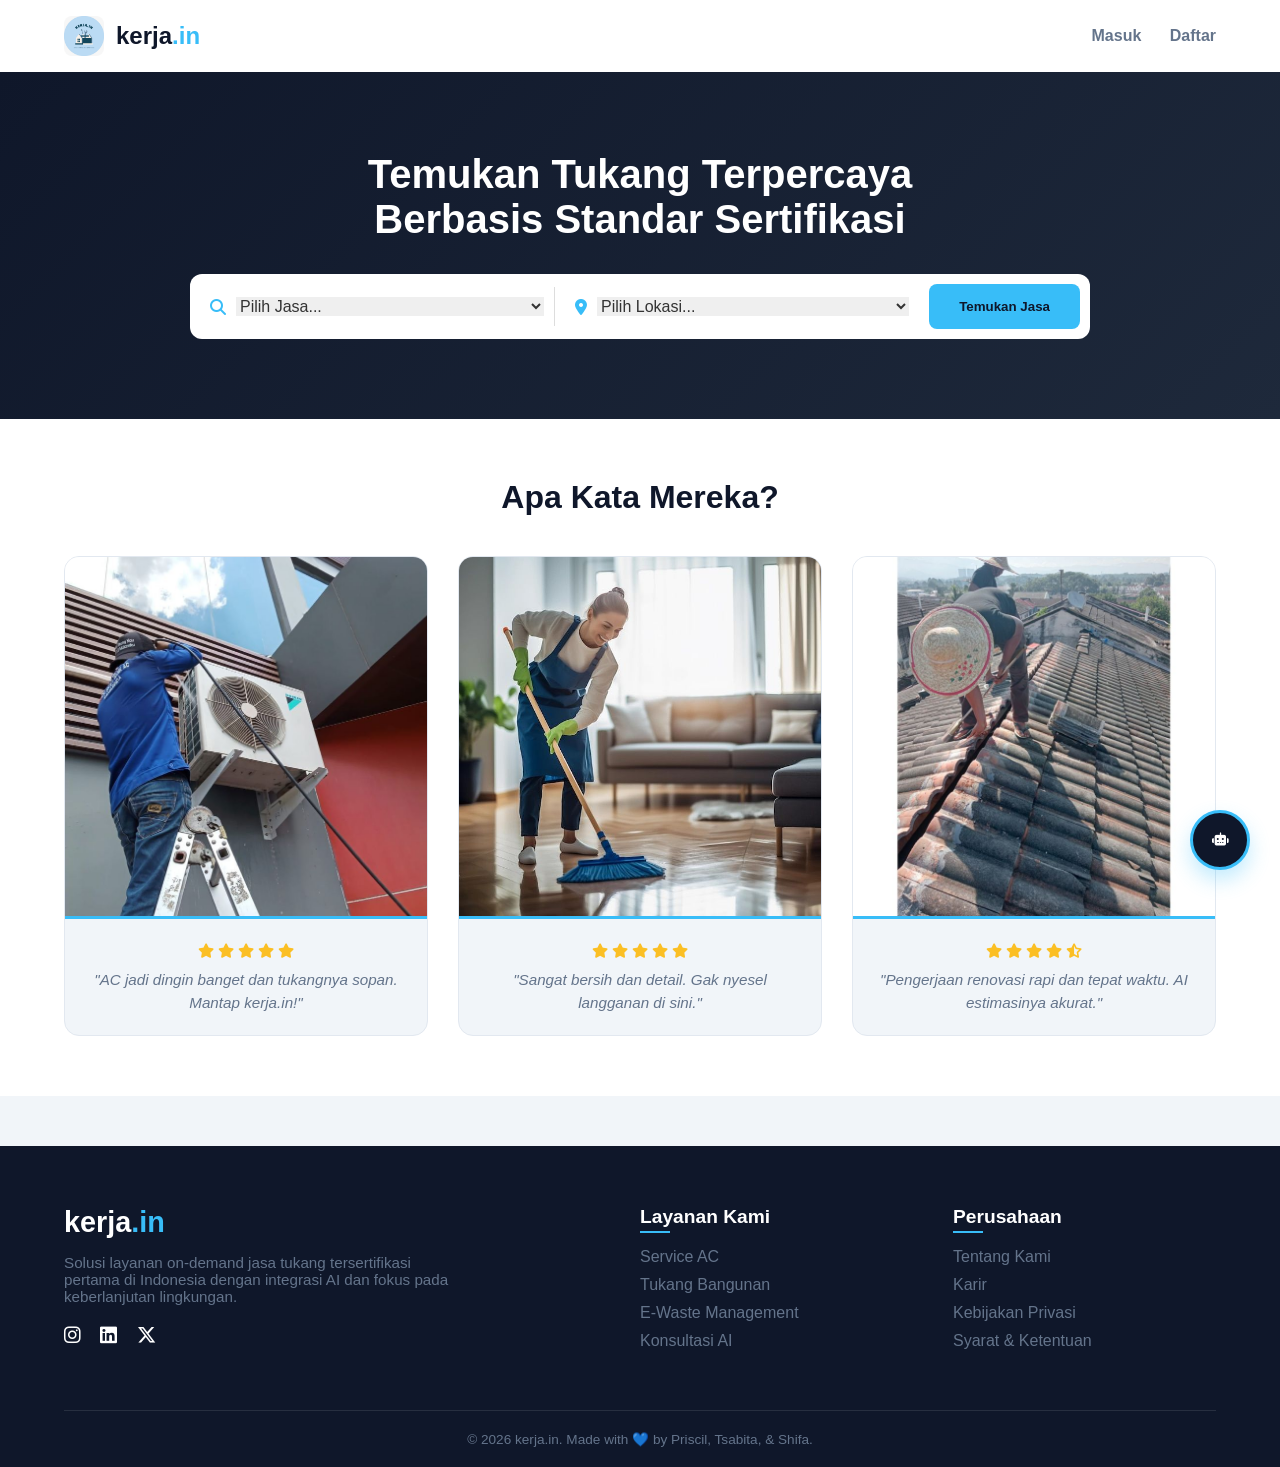
<file: index.html>
<!DOCTYPE html>
<html lang="id">
<head>
    <meta charset="UTF-8">
    <meta name="viewport" content="width=device-width, initial-scale=1.0">
    <title>kerja.in | Jasa Tukang</title>
    <link rel="stylesheet" href="style.css">
    <link rel="stylesheet" href="https://cdnjs.cloudflare.com/ajax/libs/font-awesome/6.4.0/css/all.min.css">
</head>
<body>

    <nav class="nav-kerjain">
    <a href="index.html" class="logo-container">
        <img src="logo.jpeg" alt="Logo Kerja.in" class="img-logo">
        <div class="logo">kerja<span>.in</span></div>
    </a>
    
    <div class="nav-links">
        <a href="masuk.html">Masuk</a>
        <a href="daftar.html">Daftar</a>
    </div>
</nav>

    <section class="hero">
        <h1>Temukan Tukang Terpercaya <br> Berbasis Standar Sertifikasi</h1>
        
        <div class="search-box">
            <div class="input-group">
                <i class="fa-solid fa-magnifying-glass"></i>
                <select id="kategori-jasa">
                    <option disabled selected>Pilih Jasa...</option>
                    <option value="elektronik">Jasa Service Elektronik</option>
                    <option value="perbaikan">Jasa Perbaikan Rumah</option>
                    <option value="kebersihan">Jasa Kebersihan</option>
                </select>
            </div>

            <div class="input-group">
                <i class="fa-solid fa-location-dot"></i>
                <select id="pilihan-lokasi">
                    <option disabled selected>Pilih Lokasi...</option>
                    <option value="jakarta">Jakarta</option>
                    <option value="bandung">Bandung</option>
                    <option value="surabaya">Surabaya</option>
                </select>
            </div>

            <button class="btn-primary" onclick="cariJasa()">Temukan Jasa</button>

<script>
function cariJasa() {
    const kategori = document.getElementById('kategori-jasa').value;
    const lokasi = document.getElementById('pilihan-lokasi').value;
    
    if(kategori === "Pilih Jasa..." || lokasi === "Pilih Lokasi...") {
        alert("Silakan pilih kategori dan lokasi terlebih dahulu!");
        return;
    }

    // Mengirim data via URL (Query String)
    window.location.href = `hasil.html?kategori=${kategori}&lokasi=${lokasi}`;
}
</script>
        </div>
    </section>
    
<section class="review-section">
    <div class="review-container">
        <h2 class="section-title">Apa Kata Mereka?</h2>
        <div class="review-grid">
            
            <a href="#" class="review-card">
                <img src="AC.jpg" alt="Review AC" class="review-img">
                <div class="review-content">
                    <div class="stars">
                        <i class="fas fa-star"></i>
                        <i class="fas fa-star"></i>
                        <i class="fas fa-star"></i>
                        <i class="fas fa-star"></i>
                        <i class="fas fa-star"></i>
                    </div>
                    <p class="comment">"AC jadi dingin banget dan tukangnya sopan. Mantap kerja.in!"</p>
                </div>
            </a>

            <a href="#" class="review-card">
                <img src="bersih.jpg" alt="Review Kebersihan" class="review-img">
                <div class="review-content">
                    <div class="stars">
                        <i class="fas fa-star"></i>
                        <i class="fas fa-star"></i>
                        <i class="fas fa-star"></i>
                        <i class="fas fa-star"></i>
                        <i class="fas fa-star"></i>
                    </div>
                    <p class="comment">"Sangat bersih dan detail. Gak nyesel langganan di sini."</p>
                </div>
            </a>

            <a href="#" class="review-card">
                <img src="rumah.jpg" alt="Review Perbaikan Rumah" class="review-img">
                <div class="review-content">
                    <div class="stars">
                        <i class="fas fa-star"></i>
                        <i class="fas fa-star"></i>
                        <i class="fas fa-star"></i>
                        <i class="fas fa-star"></i>
                        <i class="fas fa-star-half-alt"></i>
                    </div>
                    <p class="comment">"Pengerjaan renovasi rapi dan tepat waktu. AI estimasinya akurat."</p>
                </div>
            </a>

        </div>
    </div>
</section>
    <div class="ai-chatbot">
        <button class="ai-btn">
            <i class="fa-solid fa-robot"></i>
        </button>
    </div>
<footer class="footer">
        <div class="footer-container">
            <div class="footer-col">
                <a href="#" class="logo-footer">kerja<span>.in</span></a>
                <p class="footer-desc">
                    Solusi layanan on-demand jasa tukang tersertifikasi pertama di Indonesia dengan integrasi AI dan fokus pada keberlanjutan lingkungan.
                </p>
                <div class="social-links">
                    <a href="#"><i class="fa-brands fa-instagram"></i></a>
                    <a href="#"><i class="fa-brands fa-linkedin"></i></a>
                    <a href="#"><i class="fa-brands fa-x-twitter"></i></a>
                </div>
            </div>

            <div class="footer-col">
                <h4>Layanan Kami</h4>
                <ul>
                    <li><a href="#">Service AC</a></li>
                    <li><a href="#">Tukang Bangunan</a></li>
                    <li><a href="#">E-Waste Management</a></li>
                    <li><a href="#">Konsultasi AI</a></li>
                </ul>
            </div>

            <div class="footer-col">
                <h4>Perusahaan</h4>
                <ul>
                    <li><a href="#">Tentang Kami</a></li>
                    <li><a href="#">Karir</a></li>
                    <li><a href="#">Kebijakan Privasi</a></li>
                    <li><a href="#">Syarat & Ketentuan</a></li>
                </ul>
            </div>
        </div>

        <div class="footer-bottom">
            <p>&copy; 2026 kerja.in. Made with 💙 by Priscil, Tsabita, & Shifa.</p>
        </div>
    </footer>
</body>
</html>
</file>
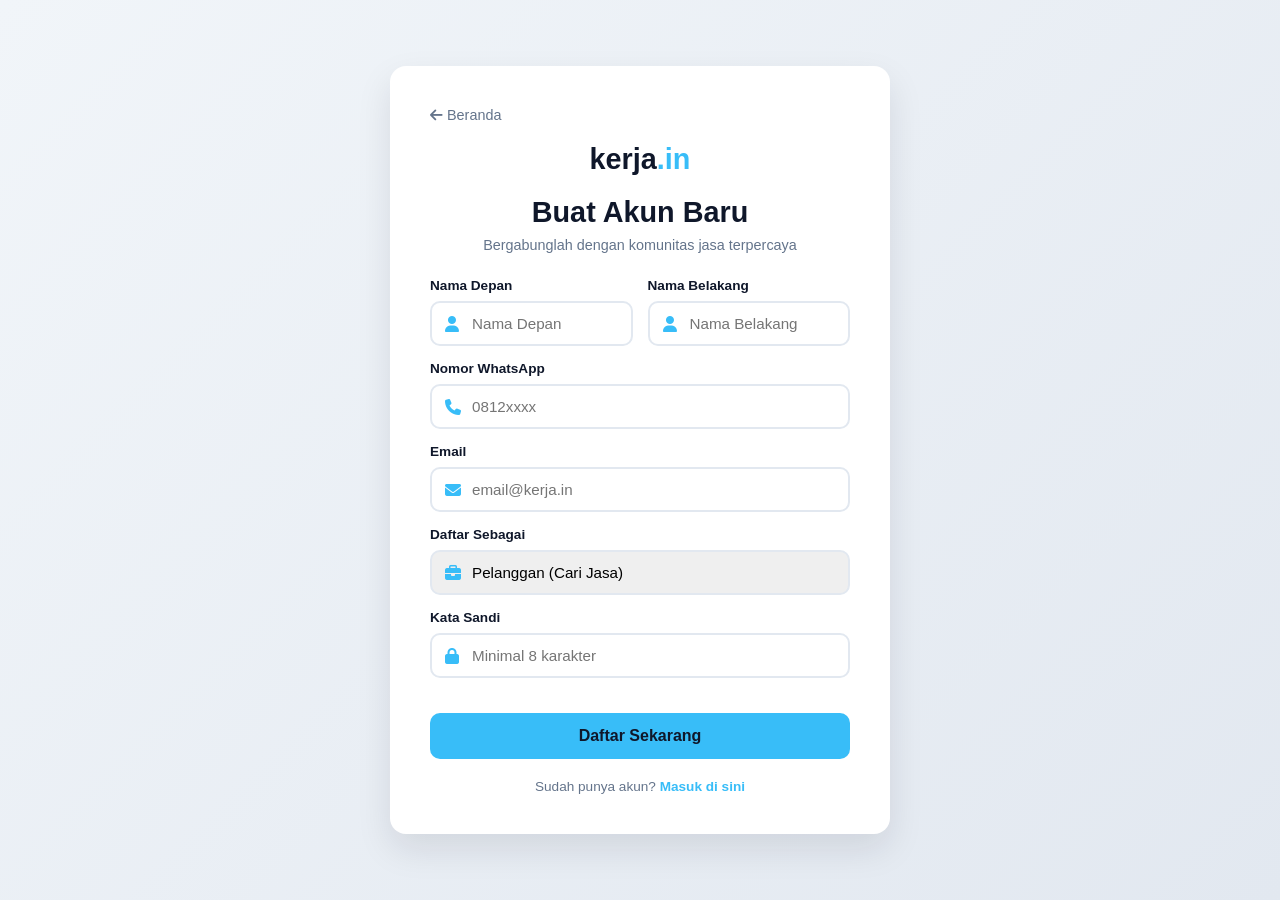
<file: daftar.html>
<!DOCTYPE html>
<html lang="id">
<head>
    <meta charset="UTF-8">
    <meta name="viewport" content="width=device-width, initial-scale=1.0">
    <title>Daftar Akun | kerja.in</title>
    <link rel="stylesheet" href="style.css">
    <link rel="stylesheet" href="https://cdnjs.cloudflare.com/ajax/libs/font-awesome/6.4.0/css/all.min.css">
    <style>
        .register-container {
            min-height: 100vh;
            display: flex;
            align-items: center;
            justify-content: center;
            padding: 40px 20px;
            background: linear-gradient(135deg, #f1f5f9 0%, #e2e8f0 100%);
        }

        .register-card {
            background: var(--putih);
            width: 100%;
            max-width: 500px; /* Sedikit lebih lebar dari login */
            padding: 40px;
            border-radius: 16px;
            box-shadow: 0 15px 35px rgba(15, 23, 42, 0.1);
        }

        .register-card h2 {
            text-align: center;
            color: var(--biru-donker);
            font-size: 1.8rem;
            margin-bottom: 8px;
        }

        .register-card p {
            text-align: center;
            color: var(--abu-abu-dark);
            margin-bottom: 25px;
            font-size: 0.9rem;
        }

        .form-row {
            display: grid;
            grid-template-columns: 1fr 1fr;
            gap: 15px;
        }

        .form-group {
            margin-bottom: 15px;
        }

        .form-group label {
            display: block;
            margin-bottom: 8px;
            font-weight: 600;
            font-size: 0.85rem;
            color: var(--biru-donker);
        }

        .input-wrapper {
            position: relative;
            display: flex;
            align-items: center;
        }

        .input-wrapper i {
            position: absolute;
            left: 15px;
            color: var(--biru-muda);
        }

        .input-wrapper input, .input-wrapper select {
            width: 100%;
            padding: 12px 12px 12px 40px;
            border: 2px solid #e2e8f0;
            border-radius: 10px;
            outline: none;
            transition: 0.3s;
            font-size: 0.95rem;
        }

        .input-wrapper input:focus {
            border-color: var(--biru-muda);
            box-shadow: 0 0 0 4px rgba(56, 189, 248, 0.1);
        }

        .btn-register {
            width: 100%;
            padding: 14px;
            background-color: var(--biru-muda);
            color: var(--biru-donker);
            border: none;
            border-radius: 10px;
            font-size: 1rem;
            font-weight: 700;
            cursor: pointer;
            transition: 0.3s;
            margin-top: 20px;
        }

        .btn-register:hover {
            background-color: var(--biru-donker);
            color: var(--putih);
            transform: translateY(-2px);
        }

        .register-footer {
            margin-top: 20px;
            text-align: center;
            font-size: 0.85rem;
            color: var(--abu-abu-dark);
        }

        .register-footer a {
            color: var(--biru-muda);
            text-decoration: none;
            font-weight: 600;
        }

        .back-link {
            display: inline-block;
            margin-bottom: 20px;
            color: var(--abu-abu-dark);
            text-decoration: none;
            font-size: 0.9rem;
            transition: 0.3s;
        }

        .back-link:hover { color: var(--biru-donker); }

        /* Responsif untuk layar kecil */
        @media (max-width: 480px) {
            .form-row { grid-template-columns: 1fr; }
        }
    </style>
</head>
<body>

    <div class="register-container">
        <div class="register-card">
            <a href="index.html" class="back-link"><i class="fas fa-arrow-left"></i> Beranda</a>
            
            <div style="text-align: center; margin-bottom: 20px;">
                <span style="font-size: 1.8rem; font-weight: 800; color: var(--biru-donker);">kerja<span style="color: var(--biru-muda);">.in</span></span>
            </div>

            <h2>Buat Akun Baru</h2>
            <p>Bergabunglah dengan komunitas jasa terpercaya</p>

            <form>
                <div class="form-row">
                    <div class="form-group">
                        <label>Nama Depan</label>
                        <div class="input-wrapper">
                            <i class="fas fa-user"></i>
                            <input type="text" placeholder="Nama Depan" required>
                        </div>
                    </div>
                    <div class="form-group">
                        <label>Nama Belakang</label>
                        <div class="input-wrapper">
                            <i class="fas fa-user"></i>
                            <input type="text" placeholder="Nama Belakang" required>
                        </div>
                    </div>
                </div>

                <div class="form-group">
                    <label>Nomor WhatsApp</label>
                    <div class="input-wrapper">
                        <i class="fas fa-phone"></i>
                        <input type="tel" placeholder="0812xxxx" required>
                    </div>
                </div>

                <div class="form-group">
                    <label>Email</label>
                    <div class="input-wrapper">
                        <i class="fas fa-envelope"></i>
                        <input type="email" placeholder="email@kerja.in" required>
                    </div>
                </div>

                <div class="form-group">
                    <label>Daftar Sebagai</label>
                    <div class="input-wrapper">
                        <i class="fas fa-briefcase"></i>
                        <select required style="appearance: none;">
                            <option value="user">Pelanggan (Cari Jasa)</option>
                            <option value="mitra">Mitra Tukang (Buka Jasa)</option>
                        </select>
                    </div>
                </div>

                <div class="form-group">
                    <label>Kata Sandi</label>
                    <div class="input-wrapper">
                        <i class="fas fa-lock"></i>
                        <input type="password" placeholder="Minimal 8 karakter" required>
                    </div>
                </div>

                <button type="submit" class="btn-register">Daftar Sekarang</button>
            </form>

            <div class="register-footer">
                Sudah punya akun? <a href="masuk.html">Masuk di sini</a>
            </div>
        </div>
    </div>

</body>
</html>
</file>
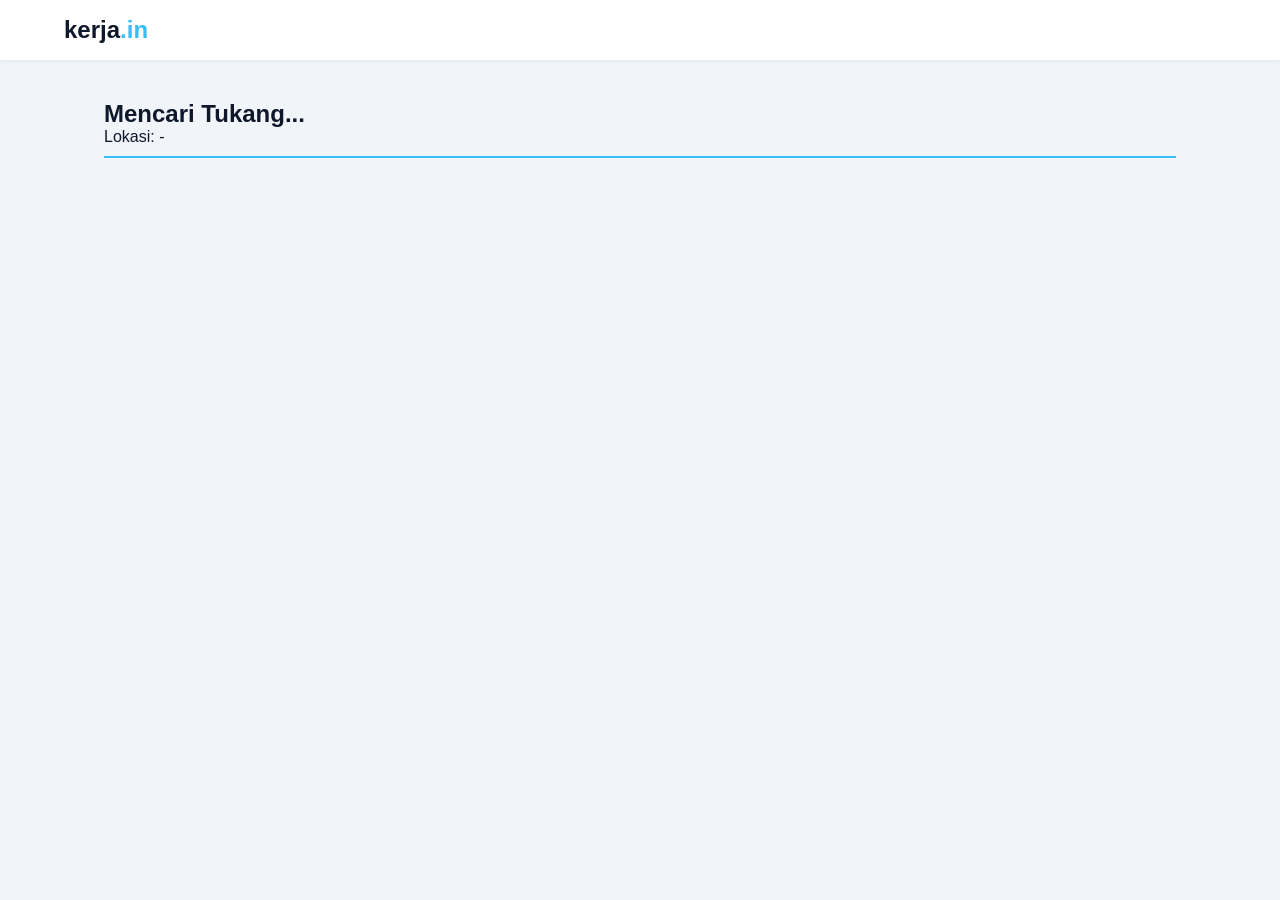
<file: hasil-pencarian.html>
<!DOCTYPE html>
<html lang="id">
<head>
    <meta charset="UTF-8">
    <meta name="viewport" content="width=device-width, initial-scale=1.0">
    <title>Hasil Pencarian | kerja.in</title>
    <link rel="stylesheet" href="style.css">
    <link rel="stylesheet" href="https://cdnjs.cloudflare.com/ajax/libs/font-awesome/6.4.0/css/all.min.css">
    <style>
        .result-container { padding: 40px 5%; max-width: 1200px; margin: 0 auto; }
        .result-header { margin-bottom: 30px; border-bottom: 2px solid var(--biru-muda); padding-bottom: 10px; }
        .grid-tukang { display: grid; grid-template-columns: repeat(auto-fit, minmax(300px, 1fr)); gap: 25px; }
        
        .card-tukang { 
            background: white; border-radius: 15px; overflow: hidden; 
            box-shadow: var(--shadow); border: 1px solid #eee; transition: 0.3s;
        }
        .card-tukang:hover { transform: translateY(-5px); }
        .img-wrapper { width: 100%; height: 200px; overflow: hidden; }
        .img-wrapper img { width: 100%; height: 100%; object-fit: cover; }
        
        .info-tukang { padding: 20px; }
        .nama-tukang { font-size: 1.2rem; font-weight: 800; color: var(--biru-donker); }
        .tag-sertifikasi { 
            display: inline-block; background: #dcfce7; color: #166534; 
            font-size: 0.75rem; padding: 2px 8px; border-radius: 5px; margin-bottom: 10px;
        }
        .detail-item { font-size: 0.9rem; color: var(--abu-abu-dark); margin: 5px 0; }
        .rating { color: #fbbf24; font-weight: bold; }
        .btn-order { 
            width: 100%; background: var(--biru-donker); color: white; 
            border: none; padding: 10px; border-radius: 8px; margin-top: 15px; cursor: pointer;
        }
    </style>
</head>
<body>
    <nav class="nav-kerjain">
        <a href="index.html" class="logo">kerja<span>.in</span></a>
    </nav>

    <div class="result-container">
        <div class="result-header">
            <h2 id="judul-hasil">Mencari Tukang...</h2>
            <p id="sub-judul">Lokasi: <span id="txt-lokasi">-</span></p>
        </div>

        <div class="grid-tukang" id="daftar-tukang">
            </div>
    </div>

    <script>
        // 1. Ambil data dari URL
        const params = new URLSearchParams(window.location.search);
        const kat = params.get('kategori');
        const lok = params.get('lokasi');

        document.getElementById('txt-lokasi').innerText = lok.charAt(0).toUpperCase() + lok.slice(1);
        document.getElementById('judul-hasil').innerText = `Hasil Jasa ${kat === 'elektronik' ? 'Service Elektronik' : kat === 'perbaikan' ? 'Perbaikan Rumah' : 'Kebersihan'}`;

        // 2. Data Fiktif
        const dataTukang = [
            { nama: "Bpk. Ahmad Suherman", kat: "kebersihan", foto: "kangbersih.jpg", sertif: "Sertifikasi BNSP Kebersihan Gedung", rate: "4.9", desk: "Spesialis pembersihan detail & e-waste." },
            { nama: "Bpk. Jaka Kelana", kat: "perbaikan", foto: "kangcat.jpg", sertif: "Sertifikasi Konstruksi Sipil", rate: "4.8", desk: "Ahli cat tembok & perbaikan struktur rumah." },
            { nama: "Bpk. Rian Hidayat", kat: "elektronik", foto: "kangmesincuci.jpg", sertif: "Teknisi Elektronik Berlisensi", rate: "5.0", desk: "Service mesin cuci & alat rumah tangga lainnya." }
        ];

        // 3. Filter dan Tampilkan
        const container = document.getElementById('daftar-tukang');
        const hasilFilter = dataTukang.filter(t => t.kat === kat);

        if(hasilFilter.length > 0) {
            hasilFilter.forEach(t => {
                container.innerHTML += `
                    <div class="card-tukang">
                        <div class="img-wrapper"><img src="${t.foto}" alt="Tukang"></div>
                        <div class="info-tukang">
                            <span class="tag-sertifikasi"><i class="fas fa-certificate"></i> ${t.sertif}</span>
                            <div class="nama-tukang">${t.nama}</div>
                            <div class="detail-item"><i class="fas fa-map-marker-alt"></i> Area: ${lok.toUpperCase()}</div>
                            <div class="detail-item rating"><i class="fas fa-star"></i> ${t.rate} (Review AI)</div>
                            <p class="detail-item">${t.desk}</p>
                            <button class="btn-order">Pesan Sekarang</button>
                        </div>
                    </div>
                `;
            });
        } else {
            container.innerHTML = "<p>Maaf, tukang di kategori ini belum tersedia di kota Anda.</p>";
        }
    </script>
</body>
</html>
</file>
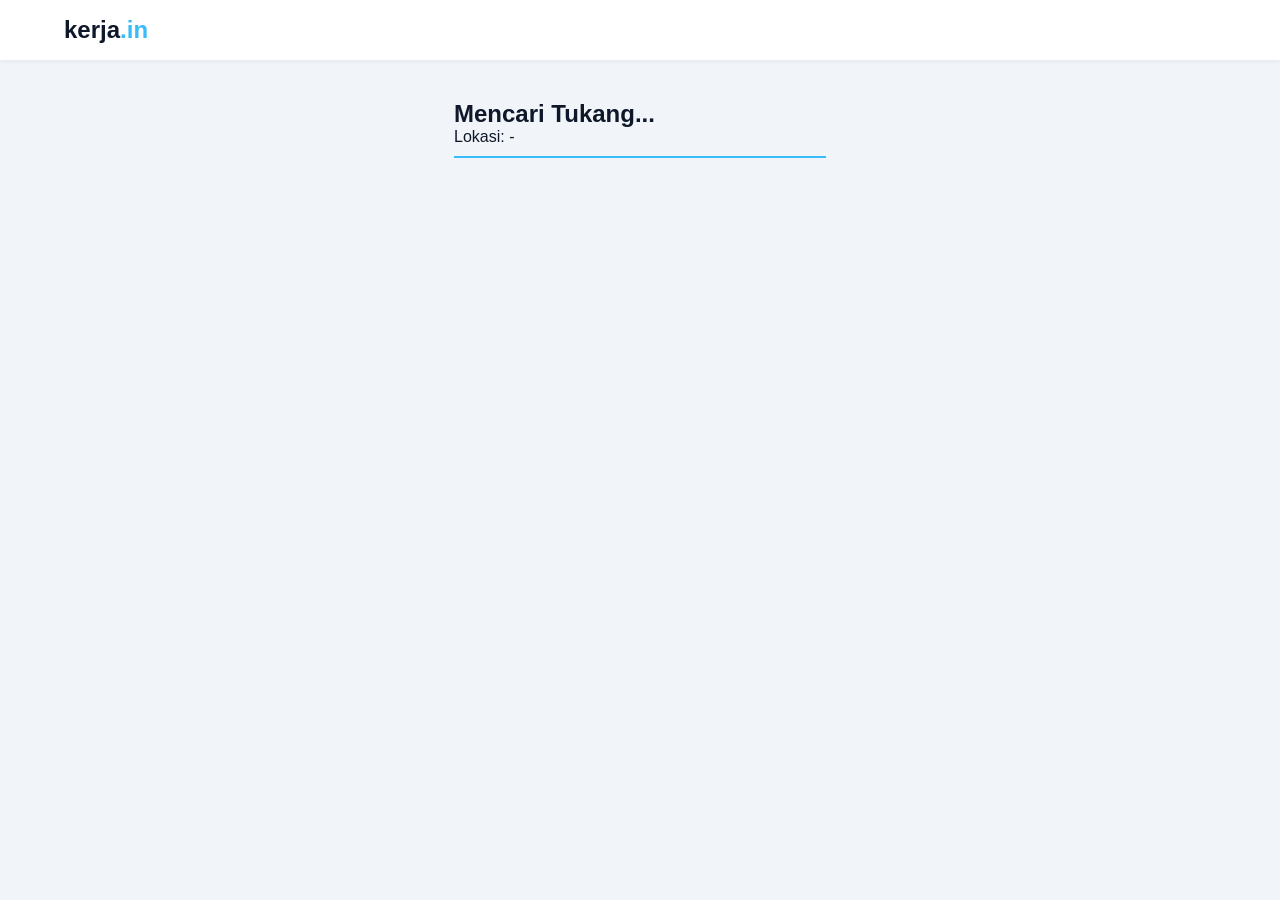
<file: hasil.html>
<!DOCTYPE html>
<html lang="id">
<head>
    <meta charset="UTF-8">
    <meta name="viewport" content="width=device-width, initial-scale=1.0">
    <title>Hasil Pencarian | kerja.in</title>
    <link rel="stylesheet" href="style.css">
    <link rel="stylesheet" href="https://cdnjs.cloudflare.com/ajax/libs/font-awesome/6.4.0/css/all.min.css">
    
</head>
<body>
    <nav class="nav-kerjain">
        <a href="index.html" class="logo">kerja<span>.in</span></a>
    </nav>

    <div class="result-container">
        <div class="result-header">
            <h2 id="judul-hasil">Mencari Tukang...</h2>
            <p id="sub-judul">Lokasi: <span id="txt-lokasi">-</span></p>
        </div>

        <div class="grid-tukang" id="daftar-tukang">
            </div>
    </div>

    <script>
        // 1. Ambil data dari URL
        const params = new URLSearchParams(window.location.search);
        const kat = params.get('kategori');
        const lok = params.get('lokasi');

        document.getElementById('txt-lokasi').innerText = lok.charAt(0).toUpperCase() + lok.slice(1);
        document.getElementById('judul-hasil').innerText = `Hasil Jasa ${kat === 'elektronik' ? 'Service Elektronik' : kat === 'perbaikan' ? 'Perbaikan Rumah' : 'Kebersihan'}`;

        // 2. Data Fiktif
        const dataTukang = [
            { nama: "Bpk. Ahmad Suherman", kat: "kebersihan", foto: "kangbersih.jpg", sertif: "Sertifikasi BNSP Kebersihan Gedung", rate: "4.9", desk: "Spesialis pembersihan detail & e-waste." },
            { nama: "Bpk. Jaka Kelana", kat: "perbaikan", foto: "kangcat.jpg", sertif: "Sertifikasi Konstruksi Sipil", rate: "4.8", desk: "Ahli cat tembok & perbaikan struktur rumah." },
            { nama: "Bpk. Rian Hidayat", kat: "elektronik", foto: "kangmesincuci.jpg", sertif: "Teknisi Elektronik Berlisensi", rate: "5.0", desk: "Service mesin cuci & alat rumah tangga lainnya." }
        ];

        // 3. Filter dan Tampilkan
        const container = document.getElementById('daftar-tukang');
        const hasilFilter = dataTukang.filter(t => t.kat === kat);

        if(hasilFilter.length > 0) {
            hasilFilter.forEach(t => {
                container.innerHTML += `
                    <div class="card-tukang">
                        <div class="img-wrapper"><img src="${t.foto}" alt="Tukang"></div>
                        <div class="info-tukang">
                            <span class="tag-sertifikasi"><i class="fas fa-certificate"></i> ${t.sertif}</span>
                            <div class="nama-tukang">${t.nama}</div>
                            <div class="detail-item"><i class="fas fa-map-marker-alt"></i> Area: ${lok.toUpperCase()}</div>
                            <div class="detail-item rating"><i class="fas fa-star"></i> ${t.rate} (Review AI)</div>
                            <p class="detail-item">${t.desk}</p>
                            <button class="btn-order">Pesan Sekarang</button>
                        </div>
                    </div>
                `;
            });
        } else {
            container.innerHTML = "<p>Maaf, tukang di kategori ini belum tersedia di kota Anda.</p>";
        }
    </script>
</body>
</html>
</file>
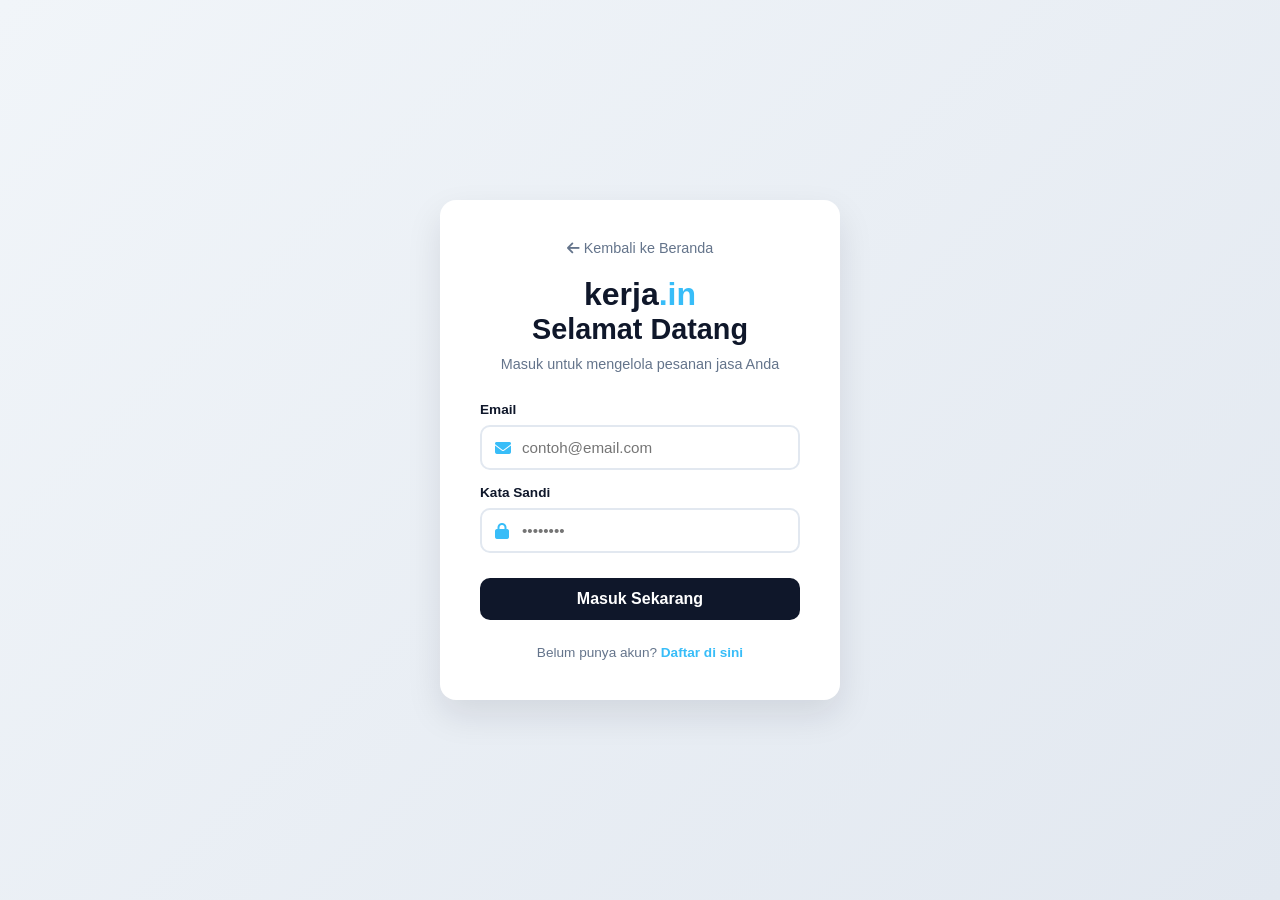
<file: masuk.html>
<!DOCTYPE html>
<html lang="id">
<head>
    <meta charset="UTF-8">
    <meta name="viewport" content="width=device-width, initial-scale=1.0">
    <title>Masuk | kerja.in</title>
    <link rel="stylesheet" href="style.css">
    <link rel="stylesheet" href="https://cdnjs.cloudflare.com/ajax/libs/font-awesome/6.4.0/css/all.min.css">
</head>
<body>

    <div class="login-container">
        <div class="login-card">
            <a href="index.html" class="back-home"><i class="fas fa-arrow-left"></i> Kembali ke Beranda</a>
            
            <div class="text-center mb-4" style="text-align: center;">
                <a href="#" class="logo" style="text-decoration: none; font-size: 2rem; font-weight: 800; color: var(--biru-donker);">
                    kerja<span style="color: var(--biru-muda);">.in</span>
                </a>
            </div>

            <h2>Selamat Datang</h2>
            <p>Masuk untuk mengelola pesanan jasa Anda</p>

            <form>
                <div class="form-group">
                    <label>Email</label>
                    <div class="input-wrapper">
                        <i class="fas fa-envelope"></i>
                        <input type="email" placeholder="contoh@email.com" required>
                    </div>
                </div>

                <div class="form-group">
                    <label>Kata Sandi</label>
                    <div class="input-wrapper">
                        <i class="fas fa-lock"></i>
                        <input type="password" placeholder="••••••••" required>
                    </div>
                </div>

                <button type="submit" class="btn-login">Masuk Sekarang</button>
            </form>

            <div class="login-footer">
                Belum punya akun? <a href="#">Daftar di sini</a>
            </div>
        </div>
    </div>

</body>
</html>
</file>
<file: style.css>
:root {
    --biru-donker: #0f172a;
    --biru-muda: #38bdf8;
    --putih: #ffffff;
    --abu-abu-light: #f1f5f9;
    --abu-abu-dark: #64748b;
}

* {
    margin: 0;
    padding: 0;
    box-sizing: border-box;
}

body {
    font-family: 'Inter', sans-serif;
    background-color: var(--abu-abu-light);
    color: var(--biru-donker);
}

/* Navbar */
.nav-kerjain {
    background-color: var(--putih);
    padding: 1rem 5%;
    display: flex;
    justify-content: space-between;
    align-items: center;
    box-shadow: 0 2px 4px rgba(0,0,0,0.05);
}

.logo {
    font-size: 1.5rem;
    font-weight: 800;
    text-decoration: none;
    color: var(--biru-donker);
}

.logo span {
    color: var(--biru-muda);
}
/* Container untuk Logo dan Teks */
.logo-container {
    display: flex;
    align-items: center; /* Menyejajarkan logo & teks di tengah secara vertikal */
    text-decoration: none;
    gap: 12px; /* Jarak antara gambar logo dan tulisan kerja.in */
}

/* Pengaturan Ukuran Logo */
.img-logo {
    width: 40px;  /* Sesuaikan lebar logo kamu */
    height: 40px; /* Sesuaikan tinggi logo kamu */
    object-fit: contain; /* Agar gambar tidak gepeng */
    border-radius: 8px;  /* Opsional: membuat sudut logo sedikit melengkung */
}

/* Pastikan class logo tidak punya margin yang mengganggu */
.logo {
    font-size: 1.5rem;
    font-weight: 800;
    color: var(--biru-donker);
    margin: 0;
}

.logo span {
    color: var(--biru-muda);
}
.nav-links a {
    margin-left: 1.5rem;
    text-decoration: none;
    color: var(--abu-abu-dark);
    font-weight: 600;
}

/* Hero Section */
.hero {
    background: linear-gradient(135deg, var(--biru-donker) 0%, #1e293b 100%);
    padding: 80px 5%;
    text-align: center;
    color: var(--putih);
}

.hero h1 {
    font-size: 2.5rem;
    margin-bottom: 2rem;
    font-weight: 800;
}

/* Search Container */
.search-box {
    background: var(--putih);
    max-width: 900px;
    margin: 0 auto;
    padding: 10px;
    border-radius: 12px;
    display: flex;
    align-items: center;
    gap: 10px;
}

.input-group {
    flex: 1;
    display: flex;
    align-items: center;
    padding: 10px;
    border-right: 1px solid #ddd;
}

.input-group:last-of-type {
    border-right: none;
}

.input-group i {
    color: var(--biru-muda);
    margin-right: 10px;
}

.input-group input, .input-group select {
    border: none;
    outline: none;
    width: 100%;
    font-size: 1rem;
    color: #333;
}

.btn-primary {
    background-color: var(--biru-muda);
    color: var(--biru-donker);
    border: none;
    padding: 15px 30px;
    border-radius: 8px;
    font-weight: 700;
    cursor: pointer;
}

/* Floating AI Button */
.ai-chatbot {
    position: fixed;
    bottom: 30px;
    right: 30px;
}

.ai-btn {
    background-color: var(--biru-donker);
    color: var(--putih);
    width: 60px;
    height: 60px;
    border-radius: 50%;
    border: 3px solid var(--biru-muda);
    display: flex;
    align-items: center;
    justify-content: center;
    box-shadow: 0 10px 20px rgba(56,189,248,0.3);
}

/* Responsif Mobile */
@media (max-width: 768px) {
    .search-box { flex-direction: column; }
    .input-group { border-right: none; border-bottom: 1px solid #ddd; width: 100%; }
}
/* Review Section Styles */
.review-section {
    padding: 60px 5%;
    background-color: var(--putih);
}

.section-title {
    text-align: center;
    font-size: 2rem;
    font-weight: 800;
    margin-bottom: 40px;
    color: var(--biru-donker);
}

.review-grid {
    display: grid;
    grid-template-columns: repeat(auto-fit, minmax(280px, 1fr));
    gap: 30px;
    max-width: 1200px;
    margin: 0 auto;
}

.review-card {
    background: var(--abu-abu-light);
    border-radius: 15px;
    overflow: hidden;
    text-decoration: none; /* Menghilangkan garis bawah karena ini tag <a> */
    color: inherit;
    transition: transform 0.3s ease, box-shadow 0.3s ease;
    display: block;
    border: 1px solid #e2e8f0;
}

.review-card:hover {
    transform: translateY(-10px);
    box-shadow: 0 15px 30px rgba(15, 23, 42, 0.1);
    border-color: var(--biru-muda);
}

.review-img {
    width: 100%;
    aspect-ratio: 1 / 1; /* Membuat foto menjadi persegi sempurna */
    object-fit: cover;
    border-bottom: 3px solid var(--biru-muda);
}

.review-content {
    padding: 20px;
    text-align: center;
}

.stars {
    color: #fbbf24; /* Warna kuning emas untuk bintang */
    margin-bottom: 10px;
    font-size: 0.9rem;
}

.comment {
    font-size: 0.95rem;
    color: var(--abu-abu-dark);
    font-style: italic;
    line-height: 1.5;
}
/* Footer Styles */
.footer {
    background-color: var(--biru-donker);
    color: var(--putih);
    padding: 60px 5% 20px;
    margin-top: 50px;
}

.footer-container {
    max-width: 1200px;
    margin: 0 auto;
    display: grid;
    grid-template-columns: 2fr 1fr 1fr;
    gap: 50px;
}

.logo-footer {
    font-size: 1.8rem;
    font-weight: 800;
    text-decoration: none;
    color: var(--putih);
    display: block;
    margin-bottom: 15px;
}

.logo-footer span {
    color: var(--biru-muda);
}

.footer-desc {
    color: var(--abu-abu-dark);
    font-size: 0.95rem;
    margin-bottom: 20px;
    max-width: 400px;
}

.footer-col h4 {
    font-size: 1.2rem;
    margin-bottom: 20px;
    position: relative;
}

.footer-col h4::after {
    content: '';
    position: absolute;
    left: 0;
    bottom: -5px;
    width: 30px;
    height: 2px;
    background-color: var(--biru-muda);
}

.footer-col ul {
    list-style: none;
}

.footer-col ul li {
    margin-bottom: 10px;
}

.footer-col ul li a {
    color: var(--abu-abu-dark);
    text-decoration: none;
    transition: 0.3s;
}

.footer-col ul li a:hover {
    color: var(--biru-muda);
    padding-left: 5px;
}

.social-links a {
    color: var(--putih);
    font-size: 1.2rem;
    margin-right: 15px;
    transition: 0.3s;
}

.social-links a:hover {
    color: var(--biru-muda);
}

.footer-bottom {
    text-align: center;
    margin-top: 50px;
    padding-top: 20px;
    border-top: 1px solid rgba(255, 255, 255, 0.1);
    color: var(--abu-abu-dark);
    font-size: 0.85rem;
}

/* Responsive Footer */
@media (max-width: 768px) {
    .footer-container {
        grid-template-columns: 1fr;
        gap: 30px;
    }
}

.login-container {
            min-height: 100vh;
            display: flex;
            align-items: center;
            justify-content: center;
            padding: 20px;
            background: linear-gradient(135deg, #f1f5f9 0%, #e2e8f0 100%);
        }

        .login-card {
            background: var(--putih);
            width: 100%;
            max-width: 400px;
            padding: 40px;
            border-radius: 16px;
            box-shadow: 0 15px 35px rgba(15, 23, 42, 0.1);
        }

        .login-card h2 {
            text-align: center;
            margin-bottom: 10px;
            color: var(--biru-donker);
            font-size: 1.8rem;
        }

        .login-card p {
            text-align: center;
            color: var(--abu-abu-dark);
            margin-bottom: 30px;
            font-size: 0.9rem;
        }

        .form-group {
            margin-bottom: 20px;
        }

        .form-group label {
            display: block;
            margin-bottom: 8px;
            font-weight: 600;
            font-size: 0.9rem;
            color: var(--biru-donker);
        }

        .input-wrapper {
            position: relative;
            display: flex;
            align-items: center;
        }

        .input-wrapper i {
            position: absolute;
            left: 15px;
            color: var(--biru-muda);
        }

        .input-wrapper input {
            width: 100%;
            padding: 12px 12px 12px 45px;
            border: 2px solid #e2e8f0;
            border-radius: 10px;
            outline: none;
            transition: 0.3s;
            font-size: 1rem;
        }

        .input-wrapper input:focus {
            border-color: var(--biru-muda);
            box-shadow: 0 0 0 4px rgba(56, 189, 248, 0.1);
        }

        .btn-login {
            width: 100%;
            padding: 12px;
            background-color: var(--biru-donker);
            color: var(--putih);
            border: none;
            border-radius: 10px;
            font-size: 1rem;
            font-weight: 700;
            cursor: pointer;
            transition: 0.3s;
            margin-top: 10px;
        }

        .btn-login:hover {
            background-color: #1e293b;
            transform: translateY(-2px);
        }

        .login-footer {
            margin-top: 25px;
            text-align: center;
            font-size: 0.85rem;
            color: var(--abu-abu-dark);
        }

        .login-footer a {
            color: var(--biru-muda);
            text-decoration: none;
            font-weight: 600;
        }

        .back-home {
            display: block;
            text-align: center;
            margin-bottom: 20px;
            color: var(--abu-abu-dark);
            text-decoration: none;
            font-size: 0.9rem;
        }

        .back-home:hover { color: var(--biru-donker); }.register-container {
            min-height: 100vh;
            display: flex;
            align-items: center;
            justify-content: center;
            padding: 40px 20px;
            background: linear-gradient(135deg, #f1f5f9 0%, #e2e8f0 100%);
        }

        .register-card {
            background: var(--putih);
            width: 100%;
            max-width: 500px; /* Sedikit lebih lebar dari login */
            padding: 40px;
            border-radius: 16px;
            box-shadow: 0 15px 35px rgba(15, 23, 42, 0.1);
        }

        .register-card h2 {
            text-align: center;
            color: var(--biru-donker);
            font-size: 1.8rem;
            margin-bottom: 8px;
        }

        .register-card p {
            text-align: center;
            color: var(--abu-abu-dark);
            margin-bottom: 25px;
            font-size: 0.9rem;
        }

        .form-row {
            display: grid;
            grid-template-columns: 1fr 1fr;
            gap: 15px;
        }

        .form-group {
            margin-bottom: 15px;
        }

        .form-group label {
            display: block;
            margin-bottom: 8px;
            font-weight: 600;
            font-size: 0.85rem;
            color: var(--biru-donker);
        }

        .input-wrapper {
            position: relative;
            display: flex;
            align-items: center;
        }

        .input-wrapper i {
            position: absolute;
            left: 15px;
            color: var(--biru-muda);
        }

        .input-wrapper input, .input-wrapper select {
            width: 100%;
            padding: 12px 12px 12px 40px;
            border: 2px solid #e2e8f0;
            border-radius: 10px;
            outline: none;
            transition: 0.3s;
            font-size: 0.95rem;
        }

        .input-wrapper input:focus {
            border-color: var(--biru-muda);
            box-shadow: 0 0 0 4px rgba(56, 189, 248, 0.1);
        }

        .btn-register {
            width: 100%;
            padding: 14px;
            background-color: var(--biru-muda);
            color: var(--biru-donker);
            border: none;
            border-radius: 10px;
            font-size: 1rem;
            font-weight: 700;
            cursor: pointer;
            transition: 0.3s;
            margin-top: 20px;
        }

        .btn-register:hover {
            background-color: var(--biru-donker);
            color: var(--putih);
            transform: translateY(-2px);
        }

        .register-footer {
            margin-top: 20px;
            text-align: center;
            font-size: 0.85rem;
            color: var(--abu-abu-dark);
        }

        .register-footer a {
            color: var(--biru-muda);
            text-decoration: none;
            font-weight: 600;
        }

        .back-link {
            display: inline-block;
            margin-bottom: 20px;
            color: var(--abu-abu-dark);
            text-decoration: none;
            font-size: 0.9rem;
            transition: 0.3s;
        }

        .back-link:hover { color: var(--biru-donker); }

        /* Responsif untuk layar kecil */
        @media (max-width: 480px) {
            .form-row { grid-template-columns: 1fr; }
        }.results-container {
            max-width: 1000px;
            margin: 40px auto;
            padding: 0 20px;
        }

        .results-header {
            margin-bottom: 30px;
        }

        .results-header h2 {
            color: var(--biru-donker);
            font-size: 1.5rem;
        }

        .results-header span {
            color: var(--biru-muda);
        }

        .result-container { padding: 40px 5%; max-width: 500px; margin: 0 auto; }
        .result-header { margin-bottom: 30px; border-bottom: 2px solid var(--biru-muda); padding-bottom: 10px; }
        .grid-tukang { display: grid; grid-template-columns: repeat(auto-fit, minmax(300px, 1fr)); gap: 25px; }
        
        .card-tukang { 
            background: white; border-radius: 15px; overflow: hidden; 
            box-shadow: var(--shadow); border: 1px solid #eee; transition: 0.3s;
        }
        .card-tukang:hover { transform: translateY(-5px); }
        .img-wrapper { width: 100%; height: 200px; overflow: hidden; }
        .img-wrapper img { width: 100%; height: 100%; object-fit: cover; }
        
        .info-tukang { padding: 20px; }
        .nama-tukang { font-size: 1.2rem; font-weight: 800; color: var(--biru-donker); }
        .tag-sertifikasi { 
            display: inline-block; background: #dcfce7; color: #166534; 
            font-size: 0.75rem; padding: 2px 8px; border-radius: 5px; margin-bottom: 10px;
        }
        .detail-item { font-size: 0.9rem; color: var(--abu-abu-dark); margin: 5px 0; }
        .rating { color: #fbbf24; font-weight: bold; }
        .btn-order { 
            width: 100%; background: var(--biru-donker); color: white; 
            border: none; padding: 10px; border-radius: 8px; margin-top: 15px; cursor: pointer;
        }
</file>
